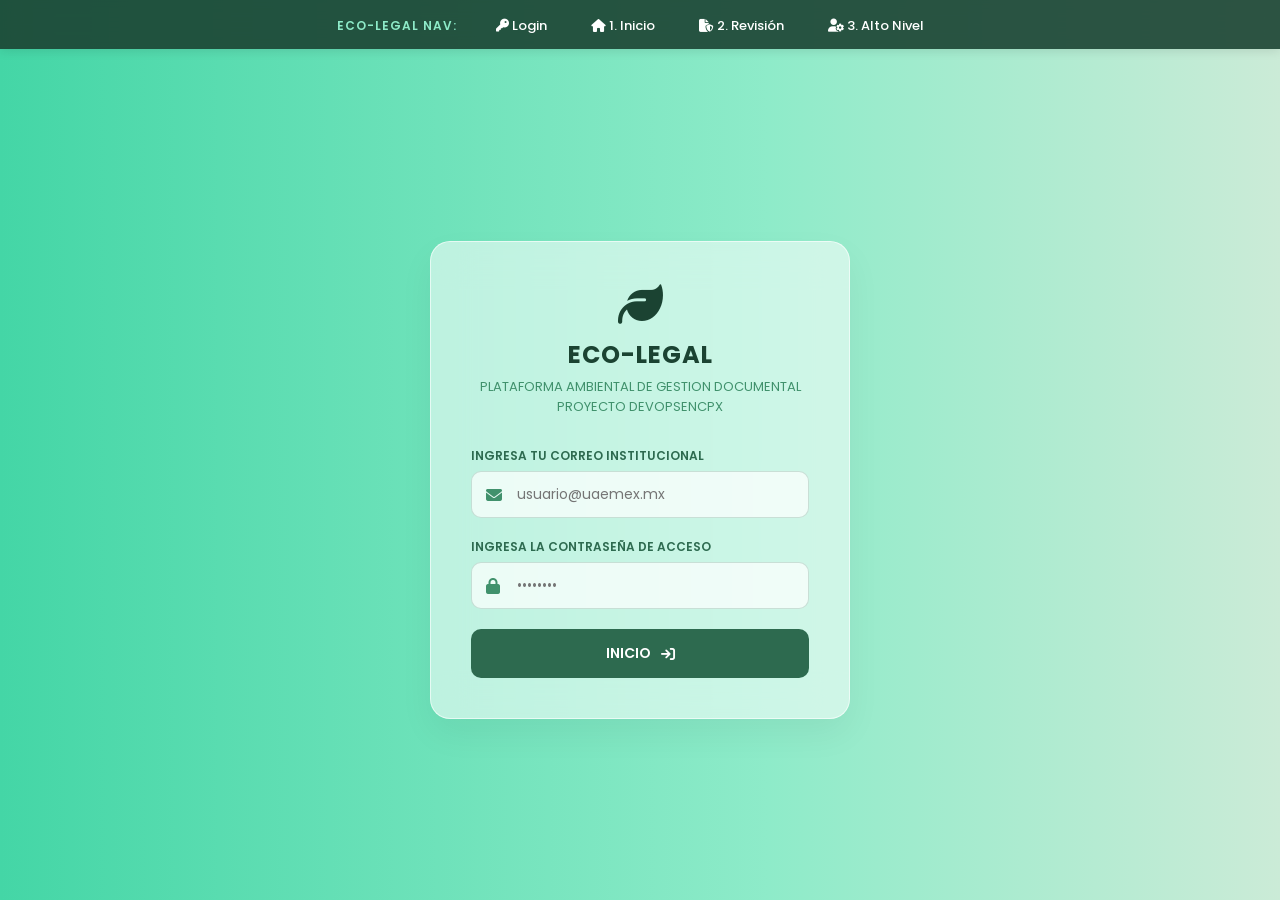
<file: index.html>
<!DOCTYPE html>
<html lang="es">
<head>
    <meta charset="UTF-8">
    <meta name="viewport" content="width=device-width, initial-scale=1.0">
    <title>PRIMERA PARTE PARA ECO-LEGAL - INICIAR SESION</title>
    <link rel="stylesheet" href="https://cdnjs.cloudflare.com/ajax/libs/font-awesome/6.4.0/css/all.min.css">
    <style>
        @import url('https://fonts.googleapis.com/css2?family=Poppins:wght@300;400;500;600;700&display=swap');
        
        * {
            margin: 0; padding: 0; box-sizing: border-box;
            font-family: 'Poppins', sans-serif;
        }

        body {
            min-height: 100vh; width: 100vw;
            background: linear-gradient(to right, #44d6a6 0%, #8eebc9 60%, #cbebd7 100%);
            display: flex; flex-direction: column; justify-content: center; align-items: center;
        }

        /* Barra de navegación rápida para desarrollo/revisión */
        .nav-desarrollo {
            width: 100%;
            background: rgba(27, 67, 50, 0.9);
            padding: 12px;
            text-align: center;
            position: absolute;
            top: 0;
            left: 0;
            backdrop-filter: blur(10px);
            z-index: 1000;
            box-shadow: 0 2px 10px rgba(0,0,0,0.1);
        }

        .nav-desarrollo span {
            color: #8eebc9;
            font-size: 12px;
            font-weight: 600;
            margin-right: 15px;
            letter-spacing: 1px;
        }

        .nav-desarrollo a {
            color: white;
            text-decoration: none;
            font-size: 13px;
            margin: 0 10px;
            font-weight: 500;
            transition: 0.2s;
            padding: 5px 10px;
            border-radius: 5px;
        }

        .nav-desarrollo a:hover {
            background: #44d6a6;
            color: #1b4332;
        }

        .login-card {
            background: rgba(255, 255, 255, 0.55);
            backdrop-filter: blur(20px);
            -webkit-backdrop-filter: blur(20px);
            padding: 40px;
            border-radius: 20px;
            width: 100%;
            max-width: 420px;
            border: 1px solid rgba(255, 255, 255, 0.6);
            box-shadow: 0 15px 35px rgba(0, 0, 0, 0.05);
            text-align: center;
            margin-top: 60px; /* Espacio para que no choque con la barra */
        }

        .login-header i {
            font-size: 45px;
            color: #1b4332;
            margin-bottom: 10px;
        }

        .login-header h2 {
            color: #1b4332;
            font-weight: 700;
            letter-spacing: 1px;
            margin-bottom: 5px;
        }

        .login-header p {
            color: #40916c;
            font-size: 13px;
            margin-bottom: 30px;
        }

        .input-group {
            position: relative;
            margin-bottom: 20px;
            text-align: left;
        }

        .input-group label {
            display: block;
            font-size: 12px;
            color: #2d6a4f;
            font-weight: 600;
            margin-bottom: 6px;
        }

        .input-wrapper {
            position: relative;
        }

        .input-wrapper i {
            position: absolute;
            left: 15px;
            top: 50%;
            transform: translateY(-50%);
            color: #40916c;
            font-size: 16px;
        }

        .input-wrapper input {
            width: 100%;
            padding: 12px 15px 12px 45px;
            border-radius: 10px;
            border: 1px solid rgba(45, 106, 79, 0.2);
            background: rgba(255, 255, 255, 0.7);
            color: #1b4332;
            font-size: 14px;
            outline: none;
            transition: 0.2s;
        }

        .input-wrapper input:focus {
            border-color: #1b4332;
            background: #fff;
            box-shadow: 0 0 10px rgba(27, 67, 50, 0.1);
        }

        .btn-login {
            width: 100%;
            padding: 14px;
            background: #2d6a4f;
            color: white;
            border: none;
            border-radius: 10px;
            font-weight: 600;
            font-size: 14px;
            cursor: pointer;
            margin-top: 10px;
            transition: 0.2s;
            display: flex;
            justify-content: center;
            align-items: center;
            gap: 10px;
        }

        .btn-login:hover {
            background: #1b4332;
            box-shadow: 0 5px 15px rgba(27, 67, 50, 0.2);
        }
    </style>
</head>
<body>

    <!-- MENÚ DE ACCESOS RÁPIDOS A LAS OTRAS PÁGINAS -->
    <div class="nav-desarrollo">
        <span>ECO-LEGAL NAV:</span>
        <a href="index.html"><i class="fa-solid fa-key"></i> Login</a>
        <a href="1Inicio.html"><i class="fa-solid fa-house"></i> 1. Inicio</a>
        <a href="2revicion.html"><i class="fa-solid fa-file-shield"></i> 2. Revisión</a>
        <a href="3Altonivel.html"><i class="fa-solid fa-user-gear"></i> 3. Alto Nivel</a>
    </div>

    <div class="login-card">
        <div class="login-header">
            <i class="fa-solid fa-leaf"></i>
            <h2>ECO-LEGAL</h2>
            <p>PLATAFORMA AMBIENTAL DE GESTION DOCUMENTAL<br>PROYECTO DEVOPSENCPX</p>
        </div>

        <form onsubmit="event.preventDefault(); validarLogin();">
            <div class="input-group">
                <label for="txtCorreo">INGRESA TU CORREO INSTITUCIONAL</label>
                <div class="input-wrapper">
                    <i class="fa-solid fa-envelope"></i>
                    <input type="email" id="txtCorreo" placeholder="usuario@uaemex.mx" required>
                </div>
            </div>

            <div class="input-group">
                <label for="txtContrasena"> INGRESA LA CONTRASEÑA DE ACCESO</label>
                <div class="input-wrapper">
                    <i class="fa-solid fa-lock"></i>
                    <input type="password" id="txtContrasena" placeholder="••••••••" required>
                </div>
            </div>

            <button type="submit" class="btn-login">
                <span>INICIO</span>
                <i class="fa-solid fa-arrow-right-to-bracket"></i>
            </button>
        </form>
    </div>

    <script>
        function validarLogin() {
            const correoIngresado = document.getElementById('txtCorreo').value.trim().toLowerCase();
            const contrasenaIngresada = document.getElementById('txtContrasena').value.trim();

            // 1. Usuarios estáticos prioritarios (Respaldo directo)
            if (correoIngresado === "pablo@uaemex.mx" && contrasenaIngresada === "pablo2026") {
                localStorage.setItem('usuarioNombre', 'Pablo Encastín');
                window.location.href = "1Inicio.html";
                return;
            } 
            if (correoIngresado === "supervisor@uaemex.mx" && contrasenaIngresada === "12345") {
                localStorage.setItem('usuarioNombre', 'Supervisor Jurídico');
                window.location.href = "2revicion.html";
                return;
            } 
            if (correoIngresado === "admin.supremo@uaemex.mx" && contrasenaIngresada === "master2026") {
                localStorage.setItem('usuarioNombre', 'Director General');
                window.location.href = "3Altonivel.html"; 
                return;
            } 

            // 2. Buscar en el arreglo multi-usuario del LocalStorage
            let usuariosDestino = [];
            try {
                usuariosDestino = JSON.parse(localStorage.getItem('usuariosEcosystem')) || [];
            } catch(e) {
                usuariosDestino = [];
            }

            const usuarioEncontrado = usuariosDestino.find(u => u.correo === correoIngresado && u.clave === contrasenaIngresada);

            if (usuarioEncontrado) {
                localStorage.setItem('usuarioNombre', usuarioEncontrado.nombre);
                
                if (usuarioEncontrado.rol === "Alumno") {
                    window.location.href = "1Inicio.html";
                } else if (usuarioEncontrado.rol === "Personal de Revisión") {
                    window.location.href = "2revicion.html";
                } else if (usuarioEncontrado.rol === "Administrador Supremo") {
                    window.location.href = "3Altonivel.html";
                }
                return; 
            }

            alert("Credenciales incorrectas. Por favor verifica tu correo y contraseña.");
        }
    </script>
</body>
</html>
</file>
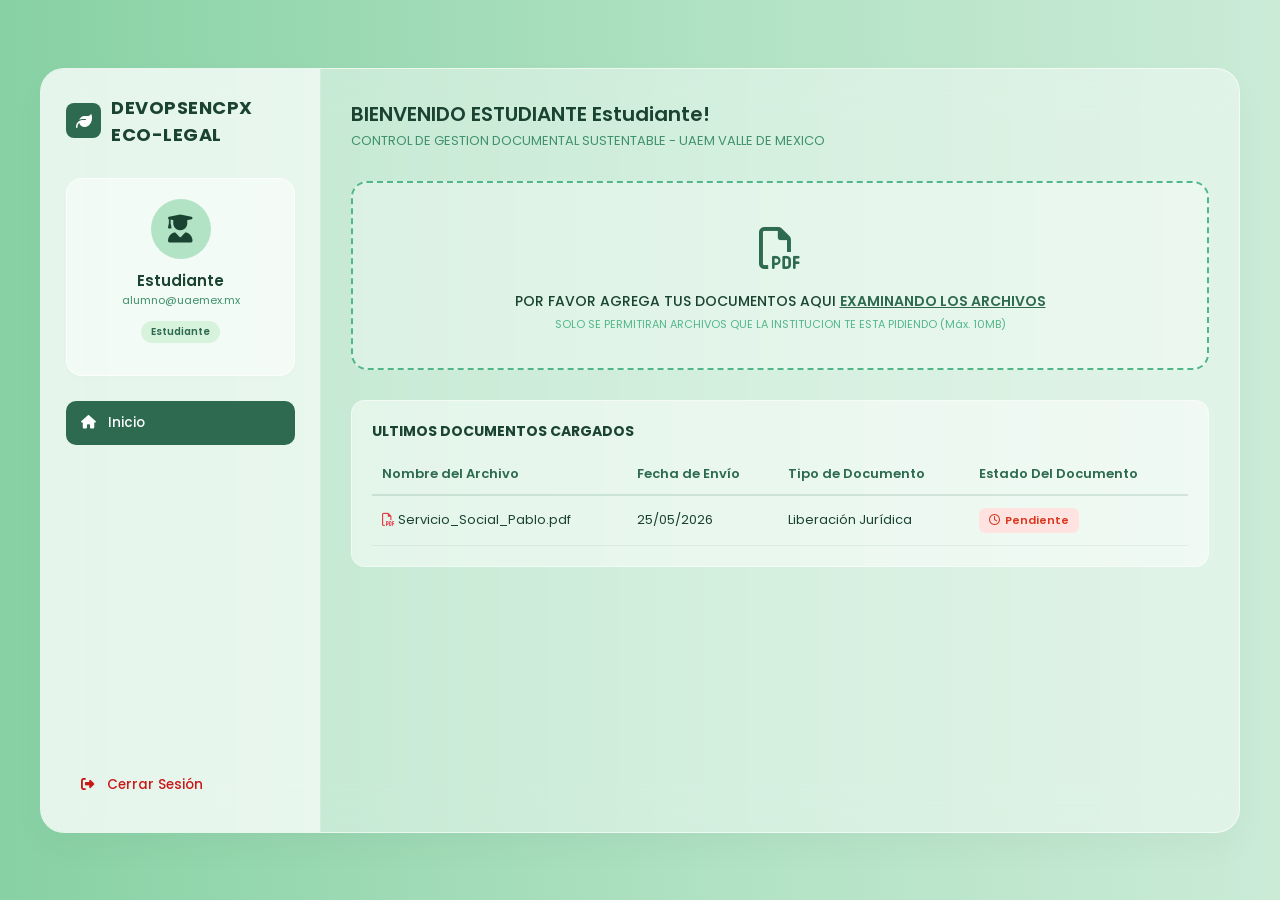
<file: 1Inicio.html>
<!DOCTYPE html>
<html lang="es">
<head>
    <meta charset="UTF-8">
    <meta name="viewport" content="width=device-width, initial-scale=1.0">
    <title>SEGUNDA PARTE ECO-LEGAL - PANEL DE ALUMNO</title>
    <link rel="stylesheet" href="1Inicio.css">
    <link rel="stylesheet" href="https://cdnjs.cloudflare.com/ajax/libs/font-awesome/6.4.0/css/all.min.css">
</head>
<body>

    <div class="dashboard-container">
        <aside class="sidebar">
            <div class="brand">
                <div class="logo-mini"><i class="fa-solid fa-leaf"></i></div>
                <h2>DEVOPSENCPX<br>ECO-LEGAL</h2>
            </div>

            <div class="user-profile-box">
                <div class="avatar"><i class="fa-solid fa-user-graduate"></i></div>
                <h3 id="txtNombre">Cargando...</h3>
                <p id="txtCorreo">alumno@uaemex.mx</p>
                <span class="badge-role user-role" id="txtRol">Estudiante</span>
            </div>

            <nav class="nav-menu">
                <a href="#" class="active"><i class="fa-solid fa-house"></i> Inicio</a>
                <a href="#" id="btnLogout" class="logout-link"><i class="fa-solid fa-right-from-bracket"></i> Cerrar Sesión</a>
            </nav>
        </aside>

        <main class="main-content">
            <div class="section-header">
                <h2>BIENVENIDO ESTUDIANTE <span id="welcomeName">Usuario</span>!</h2>
                <p>CONTROL DE GESTION DOCUMENTAL SUSTENTABLE - UAEM VALLE DE MEXICO</p>
            </div>

            <form action="SubirDocumentoController" method="POST" enctype="multipart/form-data" id="formUpload">
                <input type="file" id="fileInput" name="archivo" accept=".pdf" style="display: none;" required>
                
                <div class="upload-zone" id="dropZone" style="cursor: pointer;">
                    <div class="pdf-upload-icon"><i class="fa-regular fa-file-pdf"></i></div>
                    <h3>POR FAVOR AGREGA TUS DOCUMENTOS AQUI <span>EXAMINANDO LOS ARCHIVOS</span></h3>
                    <p id="uploadPrompt">SOLO SE PERMITIRAN ARCHIVOS QUE LA INSTITUCION TE ESTA PIDIENDO (Máx. 10MB)</p>
                </div>
            </form>

            <div class="table-container">
                <h3>ULTIMOS DOCUMENTOS CARGADOS</h3>
                <table class="styled-table" id="tablaDocumentos">
                    <thead>
                        <tr>
                            <th>Nombre del Archivo</th>
                            <th>Fecha de Envío</th>
                            <th>Tipo de Documento</th>
                            <th>Estado Del Documento</th>
                        </tr>
                    </thead>
                    <tbody>
                        <tr>
                            <td><i class="fa-regular fa-file-pdf text-danger"></i> Servicio_Social_Pablo.pdf</td>
                            <td>25/05/2026</td>
                            <td>Liberación Jurídica</td>
                            <td><span class="status-badge pending"><i class="fa-regular fa-clock"></i> Pendiente</span></td>
                        </tr>
                    </tbody>
                </table>
            </div>
        </main>
    </div>

    <script>
        document.addEventListener('DOMContentLoaded', () => {
            // Cargar datos de sesión del LocalStorage
            const nombre = localStorage.getItem('usuarioNombre') || 'Estudiante';
            document.getElementById('txtNombre').textContent = nombre;
            document.getElementById('welcomeName').textContent = nombre;
            document.getElementById('txtRol').textContent = localStorage.getItem('usuarioRol') || 'Estudiante';
            
            // Evento para cerrar sesión
            document.getElementById('btnLogout').addEventListener('click', () => {
                localStorage.clear();
                window.location.href = '0Index.css.html';
            });

            // --- INTERACCIÓN DE LA ZONA DE SUBIDA ---
            const dropZone = document.getElementById('dropZone');
            const fileInput = document.getElementById('fileInput');
            const formUpload = document.getElementById('formUpload');
            const uploadPrompt = document.getElementById('uploadPrompt');

            // Al hacer clic en la zona gris, abre el explorador de archivos de Windows
            dropZone.addEventListener('click', () => fileInput.click());

            // Cuando el usuario selecciona un archivo
            fileInput.addEventListener('change', () => {
                if (fileInput.files.length > 0) {
                    const fileName = fileInput.files[0].name;
                    // Mostrar mensaje de éxito temporal antes de enviar
                    uploadPrompt.innerHTML = `<strong>Archivo seleccionado:</strong> ${fileName}`;
                    uploadPrompt.style.color = "#2e7d32"; 
                    
                    // Espera un segundo para que el usuario vea el cambio y envía el formulario al Servlet
                    setTimeout(() => {
                        formUpload.submit();
                    }, 1000); 
                }
            });

            // --- EFECTOS DE DRAG & DROP (ARRASTRAR Y SOLTAR) ---
            dropZone.addEventListener('dragover', (e) => {
                e.preventDefault();
                dropZone.style.background = '#e8f5e9'; // Cambia el fondo a verde claro al arrastrar encima
            });

            dropZone.addEventListener('dragleave', () => {
                dropZone.style.background = ''; // Restaura el fondo original si el usuario saca el archivo
            });

            dropZone.addEventListener('drop', (e) => {
                e.preventDefault();
                dropZone.style.background = '';
                
                if (e.dataTransfer.files.length > 0) {
                    // Asigna el archivo arrastrado al input oculto y dispara el evento de envío
                    fileInput.files = e.dataTransfer.files;
                    fileInput.dispatchEvent(new Event('change'));
                }
            });
        });
    </script>
</body>
</html>
</file>
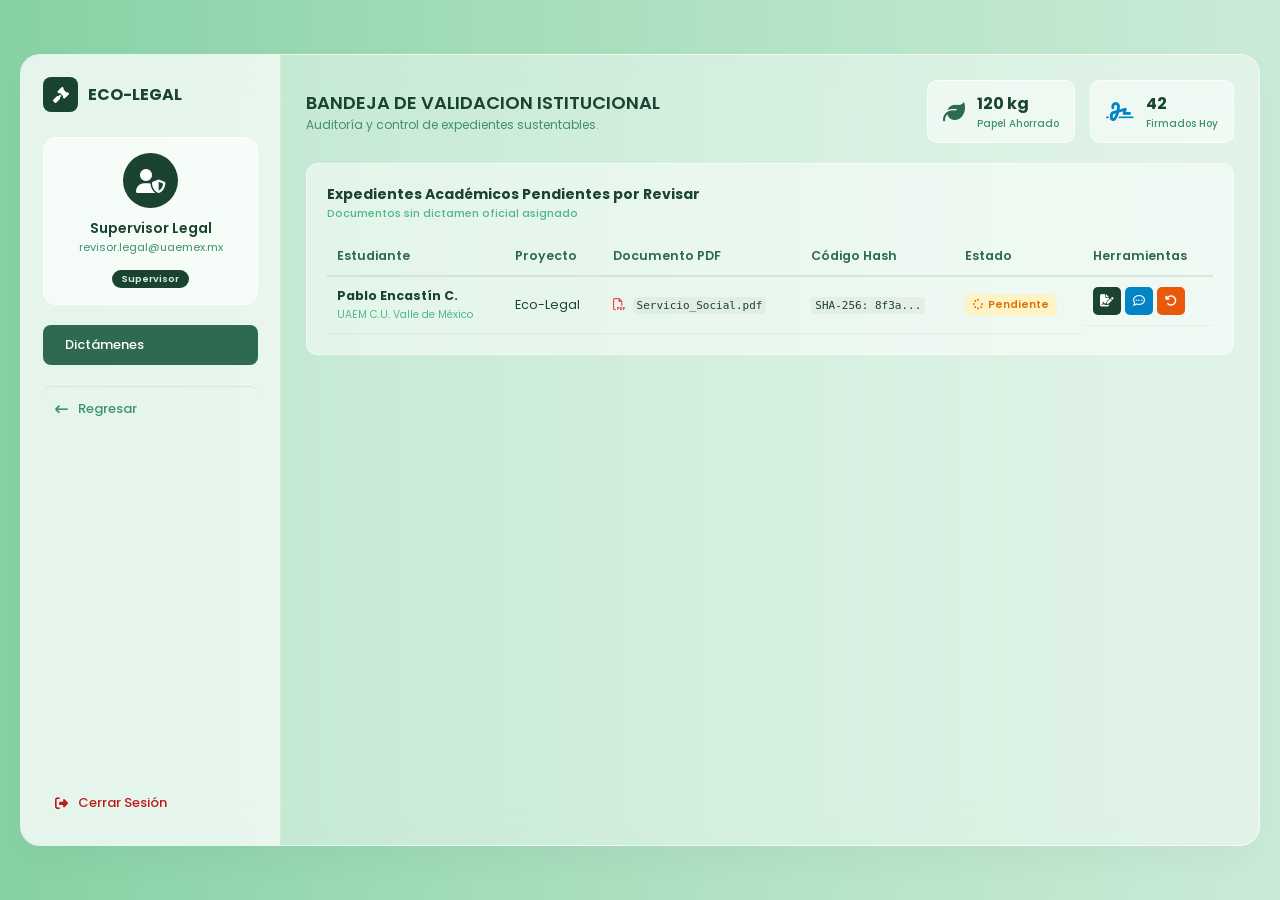
<file: 2revicion.html>
<!DOCTYPE html>
<html lang="es">
<head>
    <meta charset="UTF-8">
    <meta name="viewport" content="width=device-width, initial-scale=1.0">
    <title>TERCERA PARTE ECO--LEGAL REVISION ISTITUSIONAL</title>
    <link rel="stylesheet" href="2revicion.css">
    <link rel="stylesheet" href="https://cdnjs.cloudflare.com/ajax/libs/font-awesome/6.4.0/css/all.min.css">
</head>
<body>

    <div class="dashboard-container">
        <aside class="sidebar">
            <div class="brand">
                <div class="logo-mini"><i class="fa-solid fa-gavel"></i></div>
                <h2>ECO-LEGAL</h2>
            </div>

            <div class="user-profile-box">
                <div class="avatar admin-avatar"><i class="fa-solid fa-user-shield"></i></div>
                <h3 id="txtNombre">Cargando...</h3>
                <p>revisor.legal@uaemex.mx</p>
                <span class="badge-role admin-role">Supervisor</span>
            </div>

            <nav class="nav-menu">
                <a href="#" class="active"><i class="fa-solid fa-folder-shield"></i> Dictámenes</a>
                
                <a href="0Index.css.html" class="back-link"><i class="fa-solid fa-arrow-left-long"></i> Regresar</a>
                
                <a href="#" id="btnLogout" class="logout-link"><i class="fa-solid fa-right-from-bracket"></i> Cerrar Sesión</a>
            </nav>
        </aside>

        <main class="main-content">
            <div class="main-header">
                <div class="welcome-text">
                    <h2>BANDEJA DE VALIDACION ISTITUCIONAL</h2>
                    <p>Auditoría y control de expedientes sustentables.</p>
                </div>

                <div class="eco-counters">
                    <div class="counter-card">
                        <i class="fa-solid fa-leaf text-success"></i>
                        <div>
                            <h3>120 kg</h3>
                            <p>Papel Ahorrado</p>
                        </div>
                    </div>
                    <div class="counter-card">
                        <i class="fa-solid fa-signature text-info"></i>
                        <div>
                            <h3>42</h3>
                            <p>Firmados Hoy</p>
                        </div>
                    </div>
                </div>
            </div>

            <div class="table-container">
                <div class="table-header-box">
                    <h3>Expedientes Académicos Pendientes por Revisar</h3>
                    <p class="table-subtitle"> Documentos sin dictamen oficial asignado</p>
                </div>

                <table class="styled-table">
                    <thead>
                        <tr>
                            <th>Estudiante</th>
                            <th>Proyecto</th>
                            <th>Documento PDF</th>
                            <th>Código Hash</th>
                            <th>Estado</th>
                            <th>Herramientas</th>
                        </tr>
                    </thead>
                    <tbody>
                        <tr>
                            <td class="member-info">
                                <b>Pablo Encastín C.</b><br>
                                <small>UAEM C.U. Valle de México</small>
                            </td>
                            <td>Eco-Legal</td>
                            <td><i class="fa-regular fa-file-pdf pdf-color"></i> <code>Servicio_Social.pdf</code></td>
                            <td><code>SHA-256: 8f3a...</code></td>
                            <td><span class="status-badge pending" id="status-actual"><i class="fa-solid fa-spinner"></i> Pendiente</span></td>
                            <td class="actions-cell">
                                <button class="btn-tool btn-dictamen" title="Emitir Dictamen Oficial" onclick="abrirModalDictamen('Servicio_Social.pdf', 'Pablo Encastín C.')"><i class="fa-solid fa-file-signature"></i></button>
                                
                                <button class="btn-tool btn-comment" title="Añadir Observación Rápida" onclick="abrirModal('Observaciones', 'Servicio_Social.pdf')"><i class="fa-regular fa-comment-dots"></i></button>
                                <button class="btn-tool btn-return" title="Devolver para Corrección" onclick="abrirModal('Devolución', 'Servicio_Social.pdf')"><i class="fa-solid fa-rotate-left"></i></button>
                            </td>
                        </tr>
                    </tbody>
                </table>
            </div>
        </main>
    </div>

    <div class="modal-overlay" id="modalReview">
        <div class="modal-card">
            <h3 id="modal-title-target"><i class="fa-regular fa-comment-dots"></i> Añadir Observaciones</h3>
            <p id="modal-doc-target">Documento: archivo.pdf</p>
            
            <div class="form-grid">
                <textarea id="modalFeedback" placeholder="Escribe aquí las notas de la revisión..."></textarea>
            </div>

            <div class="modal-actions">
                <button class="btn-modal btn-cancel" onclick="cerrarModal('modalReview')">Cancelar</button>
                <button class="btn-modal btn-save" onclick="guardarDictamenRapido()">Guardar Cambios</button>
            </div>
        </div>
    </div>

    <div class="modal-overlay" id="modalFormalDictamen">
        <div class="modal-card">
            <h3><i class="fa-solid fa-gavel" style="color: #1b4332;"></i> Resolución de Expediente</h3>
            <p id="modal-dictamen-doc" style="font-size: 12px; color: #2d6a4f; font-weight: 600; margin-bottom: 12px;">Documento: Servicio_Social.pdf</p>
            
            <div class="form-grid">
                <label style="font-size: 12px; font-weight: 600; color: #1b4332;">Dictamen Institucional:</label>
                <select id="selectResolucion" style="padding: 10px; border-radius: 6px; border: 1px solid rgba(45, 106, 79, 0.2); outline: none; font-size: 12.5px; background: white;">
                    <option value="approved">Aprobar Documento</option>
                    <option value="returned">Devolver para Corrección Técnica</option>
                </select>

                <label style="font-size: 12px; font-weight: 600; color: #1b4332; margin-top: 5px;">Especificaciones y Requerimientos Solicitados:</label>
                <textarea id="textEspecificaciones" placeholder="Indica detalladamente los criterios o modificaciones que el alumno debe cumplir para que suba el archivo correctamente..."></textarea>
            </div>

            <div class="modal-actions">
                <button class="btn-modal btn-cancel" onclick="cerrarModal('modalFormalDictamen')">Cancelar</button>
                <button class="btn-modal btn-save" onclick="ejecutarDictamenFinal()">Emitir Fallo</button>
            </div>
        </div>
    </div>

    <script>
        document.addEventListener('DOMContentLoaded', () => {
            document.getElementById('txtNombre').textContent = localStorage.getItem('usuarioNombre') || 'Supervisor Legal';
            
            document.getElementById('btnLogout').addEventListener('click', (e) => {
                e.preventDefault();
                localStorage.clear();
                window.location.href = '0Index.css.html';
            });
        });

        // Funciones para Modales Genéricos
        function abrirModal(tipo, documento) {
            const overlay = document.getElementById('modalReview');
            const title = document.getElementById('modal-title-target');
            const docText = document.getElementById('modal-doc-target');
            const textarea = document.getElementById('modalFeedback');

            docText.textContent = `Expediente: ${documento}`;
            textarea.value = '';

            if (tipo === 'Devolución') {
                title.innerHTML = `<i class="fa-solid fa-rotate-left" style="color: #ea580c;"></i> Devolver para Corrección`;
                textarea.placeholder = 'Especifica qué correcciones estructurales hacen falta...';
            } else {
                title.innerHTML = `<i class="fa-regular fa-comment-dots" style="color: #0284c7;"></i> Añadir Observaciones`;
                textarea.placeholder = 'Añade notas internas de auditoría...';
            }

            overlay.classList.add('active');
        }

        // Funciones para el Nuevo Modal de Dictamen Técnico
        function abrirModalDictamen(documento, estudiante) {
            document.getElementById('modal-dictamen-doc').textContent = `Documento: ${documento} (${estudiante})`;
            document.getElementById('textEspecificaciones').value = '';
            document.getElementById('modalFormalDictamen').classList.add('active');
        }

        function cerrarModal(idModal) {
            document.getElementById(idModal).classList.remove('active');
        }

        function guardarDictamenRapido() {
            if(!document.getElementById('modalFeedback').value.trim()) {
                alert('Por favor, escribe un comentario.');
                return;
            }
            alert('Observación guardada.');
            cerrarModal('modalReview');
        }

        // Aplicación del dictamen simulado directamente en la interfaz
        function ejecutarDictamenFinal() {
            const resolucion = document.getElementById('selectResolucion').value;
            const especificaciones = document.getElementById('textEspecificaciones').value.trim();
            const badgeEstado = document.getElementById('status-actual');

            if(!especificaciones) {
                alert('Es obligatorio ingresar las especificaciones requeridas para el estudiante.');
                return;
            }

            if(resolucion === 'approved') {
                badgeEstado.className = "status-badge approved";
                badgeEstado.innerHTML = `<i class="fa-solid fa-check"></i> Aprobado`;
                alert('El documento ha sido firmado electrónicamente y Aprobado.');
            } else {
                badgeEstado.className = "status-badge returned";
                badgeEstado.innerHTML = `<i class="fa-solid fa-rotate-left"></i> Devuelto`;
                alert('Expediente rechazado. Se notificaron las especificaciones solicitadas al alumno para su reenvío.');
            }

            cerrarModal('modalFormalDictamen');
        }
    </script>
</body>
</html>
</file>
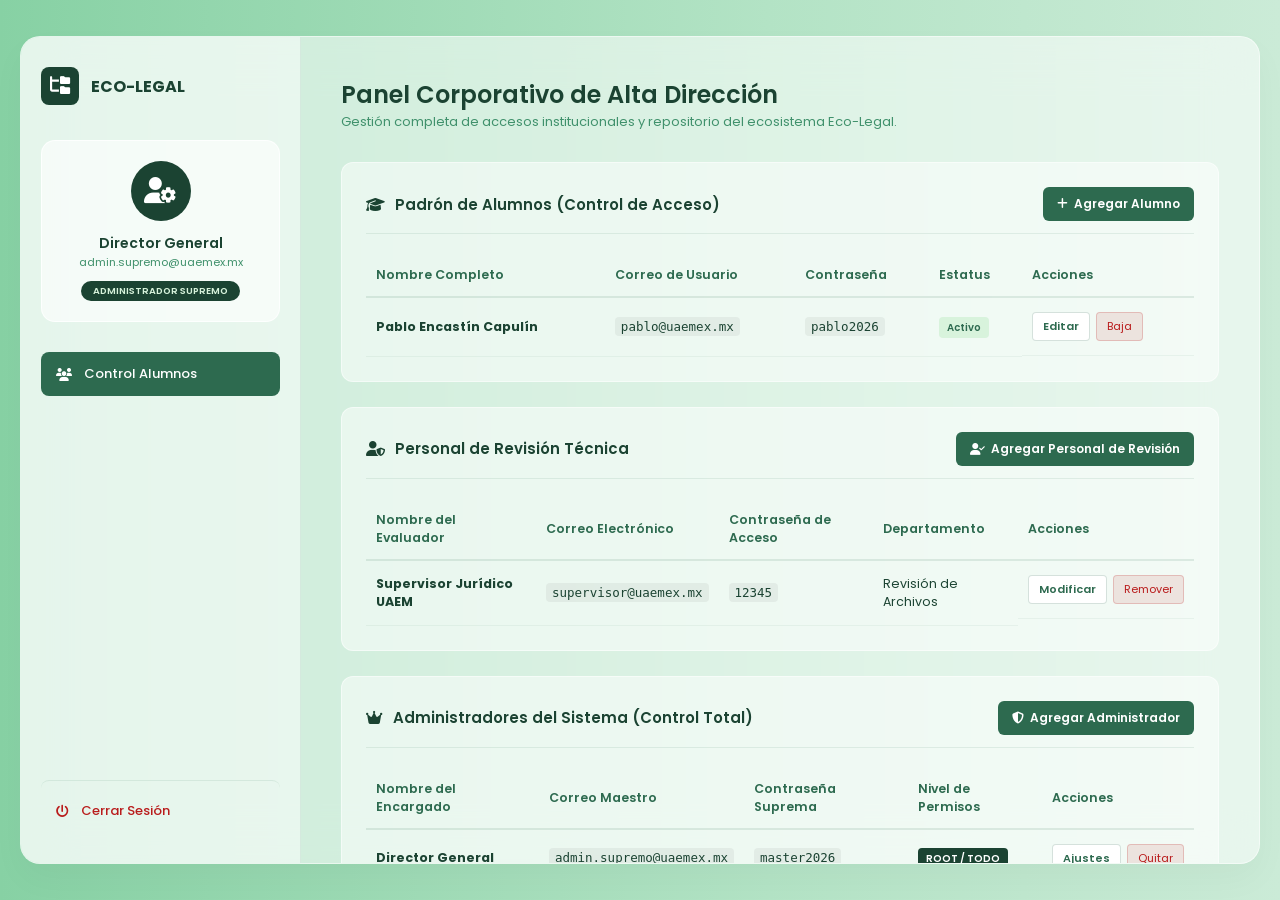
<file: 3Altonivel.html>
<!DOCTYPE html>
<html lang="es">
<head>
    <meta charset="UTF-8">
    <meta name="viewport" content="width=device-width, initial-scale=1.0">
    <title>Eco-Legal - Panel Administrador Supremo</title>
    <link rel="stylesheet" href="https://cdnjs.cloudflare.com/ajax/libs/font-awesome/6.4.0/css/all.min.css">
    <style>
        @import url('https://fonts.googleapis.com/css2?family=Poppins:wght@300;400;500;600;700&display=swap');

        * {
            margin: 0; padding: 0; box-sizing: border-box;
            font-family: 'Poppins', sans-serif;
        }

        body {
            min-height: 100vh; width: 100vw;
            background: linear-gradient(to right, #87d1a4 0%, #b3e3c5 60%, #cbebd7 100%);
            display: flex; justify-content: center; align-items: center;
            padding: 20px; overflow: hidden;
        }

        .dashboard-container {
            display: flex; width: 100%; max-width: 1400px;
            height: 92vh; background: rgba(255, 255, 255, 0.45);
            backdrop-filter: blur(25px); -webkit-backdrop-filter: blur(25px);
            border-radius: 20px; border: 1px solid rgba(255, 255, 255, 0.6);
            box-shadow: 0 15px 35px rgba(0, 0, 0, 0.03); overflow: hidden;
        }

        .sidebar {
            width: 280px; background: rgba(255, 255, 255, 0.6);
            border-right: 1px solid rgba(45, 106, 79, 0.1);
            display: flex; flex-direction: column; padding: 30px 20px;
        }

        .brand { display: flex; align-items: center; gap: 12px; margin-bottom: 35px; }
        .logo-mini { 
            width: 38px; height: 38px; background: #1b4332; 
            border-radius: 8px; display: flex; justify-content: center; 
            align-items: center; color: white; font-size: 18px;
        }
        .brand h2 { color: #1b4332; font-size: 16px; font-weight: 700; }

        .user-profile {
            text-align: center; background: rgba(255, 255, 255, 0.6);
            padding: 20px 15px; border-radius: 14px; margin-bottom: 30px;
            border: 1px solid rgba(255, 255, 255, 0.8);
        }
        .avatar-master { 
            width: 60px; height: 60px; background: #1b4332; color: white; 
            border-radius: 50%; display: flex; justify-content: center; 
            align-items: center; font-size: 26px; margin: 0 auto 12px;
        }
        .user-profile h3 { color: #1b4332; font-size: 14px; font-weight: 600; }
        .user-profile p { color: #40916c; font-size: 11px; }
        .badge-master { 
            display: inline-block; padding: 3px 12px; background: #1b4332; 
            color: #d8f3dc; border-radius: 12px; font-size: 9.5px; font-weight: 600; 
            margin-top: 10px; text-transform: uppercase;
        }

        .nav-menu { display: flex; flex-direction: column; gap: 6px; flex: 1; }
        .nav-menu a {
            display: flex; align-items: center; gap: 12px; padding: 12px 15px;
            color: #40916c; text-decoration: none; font-size: 13px;
            border-radius: 8px; transition: 0.2s; font-weight: 500;
        }
        .nav-menu a:hover, .nav-menu a.active { background: #2d6a4f; color: white; }

        .logout { color: #b91c1c !important; margin-top: auto; border-top: 1px solid rgba(45, 106, 79, 0.1); padding-top: 20px !important; }
        .logout:hover { background: rgba(185, 28, 28, 0.1) !important; }

        .main-content { flex: 1; padding: 40px; overflow-y: auto; background: rgba(255, 255, 255, 0.2); }
        .header-main { margin-bottom: 30px; }
        .header-main h1 { font-size: 24px; color: #1b4332; font-weight: 600; }
        .header-main p { color: #40916c; font-size: 13px; }

        .section-card {
            background: rgba(255, 255, 255, 0.5); border-radius: 12px;
            padding: 24px; margin-bottom: 25px; border: 1px solid rgba(255, 255, 255, 0.5);
        }
        .section-title { 
            display: flex; justify-content: space-between; align-items: center; 
            margin-bottom: 20px; padding-bottom: 12px; border-bottom: 1px solid rgba(45, 106, 79, 0.1);
        }
        .section-title h3 { font-size: 15px; font-weight: 600; display: flex; align-items: center; gap: 10px; color: #1b4332; }

        .btn-action-primary {
            background: #2d6a4f; color: white; border: none; padding: 8px 14px; 
            border-radius: 6px; cursor: pointer; font-size: 12px; font-weight: 600;
            display: flex; align-items: center; gap: 6px; transition: 0.2s;
        }
        .btn-action-primary:hover { background: #1b4332; }

        .data-table { width: 100%; border-collapse: collapse; font-size: 12.5px; }
        .data-table th { text-align: left; padding: 12px 10px; color: #2d6a4f; font-weight: 600; border-bottom: 2px solid rgba(45, 106, 79, 0.12); }
        .data-table td { padding: 14px 10px; border-bottom: 1px solid rgba(45, 106, 79, 0.06); color: #1b4332; }
        .data-table tr:hover { background: rgba(255,255,255,0.3); }

        .status { padding: 3px 8px; border-radius: 4px; font-size: 10px; font-weight: 600; }
        .status.active { background: #d8f3dc; color: #2d6a4f; }

        .actions { display: flex; gap: 6px; }
        .btn-table-edit { background: #fff; color: #2d6a4f; border: 1px solid rgba(45, 106, 79, 0.2); padding: 5px 10px; border-radius: 4px; cursor: pointer; font-size: 11px; font-weight: 600; }
        .btn-table-edit:hover { background: #2d6a4f; color: white; }
        .btn-table-delete { background: rgba(185, 28, 28, 0.1); color: #b91c1c; border: 1px solid rgba(185, 28, 28, 0.2); padding: 5px 10px; border-radius: 4px; cursor: pointer; font-size: 11px; }
        .btn-table-delete:hover { background: #b91c1c; color: white; }

        code { font-family: monospace; background: rgba(0,0,0,0.05); padding: 2px 6px; border-radius: 4px; color: #1b4332; }
        ::-webkit-scrollbar { width: 5px; }
        ::-webkit-scrollbar-thumb { background: rgba(0,0,0,0.1); border-radius: 4px; }
    </style>
</head>
<body>

    <div class="dashboard-container">
        <aside class="sidebar">
            <div class="brand">
                <div class="logo-mini"><i class="fa-solid fa-folder-tree"></i></div>
                <h2>ECO-LEGAL</h2>
            </div>

            <div class="user-profile">
                <div class="avatar-master"><i class="fa-solid fa-user-gear"></i></div>
                <h3 id="masterName">Director General</h3>
                <p>admin.supremo@uaemex.mx</p>
                <span class="badge-master">Administrador Supremo</span>
            </div>

            <nav class="nav-menu">
                <a href="#alumnos" class="active"><i class="fa-solid fa-users"></i> Control Alumnos</a>
                <a href="0Index.css.html" class="logout"><i class="fa-solid fa-power-off"></i> Cerrar Sesión</a>
            </nav>
        </aside>

        <main class="main-content">
            <div class="header-main">
                <h1>Panel Corporativo de Alta Dirección</h1>
                <p>Gestión completa de accesos institucionales y repositorio del ecosistema Eco-Legal.</p>
            </div>

            <section class="section-card" id="alumnos">
                <div class="section-title">
                    <h3><i class="fa-solid fa-graduation-cap"></i> Padrón de Alumnos (Control de Acceso)</h3>
                    <button class="btn-action-primary" onclick="capturarYEnviarUsuario('Alumno')"><i class="fa-solid fa-plus"></i> Agregar Alumno</button>
                </div>
                <table class="data-table">
                    <thead>
                        <tr>
                            <th>Nombre Completo</th>
                            <th>Correo de Usuario</th>
                            <th>Contraseña</th>
                            <th>Estatus</th>
                            <th>Acciones</th>
                        </tr>
                    </thead>
                    <tbody>
                        <tr>
                            <td><b>Pablo Encastín Capulín</b></td>
                            <td><code>pablo@uaemex.mx</code></td>
                            <td><code>pablo2026</code></td>
                            <td><span class="status active">Activo</span></td>
                            <td class="actions">
                                <button class="btn-table-edit" onclick="editarElemento('Pablo Encastín')">Editar</button>
                                <button class="btn-table-delete" onclick="eliminarElemento()">Baja</button>
                            </td>
                        </tr>
                    </tbody>
                </table>
            </section>

            <section class="section-card" id="admin">
                <div class="section-title">
                    <h3><i class="fa-solid fa-user-shield"></i> Personal de Revisión Técnica</h3>
                    <button class="btn-action-primary" onclick="capturarYEnviarUsuario('Revisor')"><i class="fa-solid fa-user-check"></i> Agregar Personal de Revisión</button>
                </div>
                <table class="data-table">
                    <thead>
                        <tr>
                            <th>Nombre del Evaluador</th>
                            <th>Correo Electrónico</th>
                            <th>Contraseña de Acceso</th>
                            <th>Departamento</th>
                            <th>Acciones</th>
                        </tr>
                    </thead>
                    <tbody>
                        <tr>
                            <td><b>Supervisor Jurídico UAEM</b></td>
                            <td><code>supervisor@uaemex.mx</code></td>
                            <td><code>12345</code></td>
                            <td>Revisión de Archivos</td>
                            <td class="actions">
                                <button class="btn-table-edit" onclick="editarElemento('Supervisor')">Modificar</button>
                                <button class="btn-table-delete" onclick="eliminarElemento()">Remover</button>
                            </td>
                        </tr>
                    </tbody>
                </table>
            </section>

            <section class="section-card" id="repositorio">
                <div class="section-title">
                    <h3><i class="fa-solid fa-crown"></i> Administradores del Sistema (Control Total)</h3>
                    <button class="btn-action-primary" onclick="capturarYEnviarUsuario('Administrador')"><i class="fa-solid fa-shield-halved"></i> Agregar Administrador</button>
                </div>
                <table class="data-table">
                    <thead>
                        <tr>
                            <th>Nombre del Encargado</th>
                            <th>Correo Maestro</th>
                            <th>Contraseña Suprema</th>
                            <th>Nivel de Permisos</th>
                            <th>Acciones</th>
                        </tr>
                    </thead>
                    <tbody>
                        <tr>
                            <td><b>Director General</b></td>
                            <td><code>admin.supremo@uaemex.mx</code></td>
                            <td><code>master2026</code></td>
                            <td><span class="status active" style="background:#1b4332; color:white;">ROOT / TODO</span></td>
                            <td class="actions">
                                <button class="btn-table-edit" onclick="editarElemento('Director General')">Ajustes</button>
                                <button class="btn-table-delete" onclick="eliminarElemento()">Quitar</button>
                            </td>
                        </tr>
                    </tbody>
                </table>
            </section>
        </main>
    </div>

    <script>
        document.addEventListener('DOMContentLoaded', () => {
            const nombreAdmin = localStorage.getItem('usuarioNombre') || 'Director General';
            document.getElementById('masterName').textContent = nombreAdmin;

            let usuariosDestino = [];
            try {
                usuariosDestino = JSON.parse(localStorage.getItem('usuariosEcosystem')) || [];
            } catch(e) {
                usuariosDestino = [];
            }

            usuariosDestino.forEach((usuario, index) => {
                let tablaTarget;
                let filaHTML = '';

                if (usuario.rol === "Alumno") {
                    tablaTarget = document.querySelector('#alumnos .data-table tbody');
                    filaHTML = `
                        <tr>
                            <td><b>${usuario.nombre}</b></td>
                            <td><code>${usuario.correo}</code></td>
                            <td><code>${usuario.clave}</code></td>
                            <td><span class="status active">Activo</span></td>
                            <td class="actions">
                                <button class="btn-table-edit" onclick="editarElemento('${usuario.nombre}')">Editar</button>
                                <button class="btn-table-delete" onclick="eliminarMultiUsuario(${index})">Baja</button>
                            </td>
                        </tr>
                    `;
                } 
                else if (usuario.rol === "Personal de Revisión") {
                    tablaTarget = document.querySelector('#admin .data-table tbody');
                    filaHTML = `
                        <tr>
                            <td><b>${usuario.nombre}</b></td>
                            <td><code>${usuario.correo}</code></td>
                            <td><code>${usuario.clave}</code></td>
                            <td>Gestión Local</td>
                            <td class="actions">
                                <button class="btn-table-edit" onclick="editarElemento('${usuario.nombre}')">Modificar</button>
                                <button class="btn-table-delete" onclick="eliminarMultiUsuario(${index})">Remover</button>
                            </td>
                        </tr>
                    `;
                } 
                else if (usuario.rol === "Administrador Supremo") {
                    tablaTarget = document.querySelector('#repositorio .data-table tbody');
                    filaHTML = `
                        <tr>
                            <td><b>${usuario.nombre}</b></td>
                            <td><code>${usuario.correo}</code></td>
                            <td><code>${usuario.clave}</code></td>
                            <td><span class="status active" style="background:#1b4332; color:white;">ROOT / EXTRA</span></td>
                            <td class="actions">
                                <button class="btn-table-edit" onclick="editarElemento('${usuario.nombre}')">Ajustes</button>
                                <button class="btn-table-delete" onclick="eliminarMultiUsuario(${index})">Quitar</button>
                            </td>
                        </tr>
                    `;
                }

                if (tablaTarget) {
                    tablaTarget.insertAdjacentHTML('beforeend', filaHTML);
                }
            });
        });

        function capturarYEnviarUsuario(rolDestino) {
            const nombre = prompt(`[ALTA DE NUEVO ${rolDestino.toUpperCase()}]\nIngrese el Nombre Completo:`);
            if(!nombre || nombre.trim() === "") return;
            
            const correo = prompt(`Ingrese el Correo de acceso para ${nombre.trim()}:`);
            if(!correo || correo.trim() === "") return;
            
            const contrasenia = prompt(`Asigne la Contraseña para ${nombre.trim()}:`);
            if(!contrasenia || contrasenia.trim() === "") return;

            let rolEstandar = rolDestino;
            if (rolDestino === 'Revisor') rolEstandar = 'Personal de Revisión';
            if (rolDestino === 'Administrador') rolEstandar = 'Administrador Supremo';

            let usuariosDestino = [];
            try {
                usuariosDestino = JSON.parse(localStorage.getItem('usuariosEcosystem')) || [];
            } catch(e) {
                usuariosDestino = [];
            }
            
            usuariosDestino.push({
                nombre: nombre.trim(),
                correo: correo.trim().toLowerCase(),
                clave: contrasenia.trim(),
                rol: rolEstandar
            });

            localStorage.setItem('usuariosEcosystem', JSON.stringify(usuariosDestino));

            alert(`¡Éxito Absoluto!\n\nUsuario registrado de forma local.`);
            window.location.reload(); 
        }

        function eliminarMultiUsuario(index) {
            if(confirm('¿Seguro que deseas eliminar este usuario del sistema local?')) {
                let usuariosDestino = JSON.parse(localStorage.getItem('usuariosEcosystem')) || [];
                usuariosDestino.splice(index, 1);
                localStorage.setItem('usuariosEcosystem', JSON.stringify(usuariosDestino));
                window.location.reload();
            }
        }

        function editarElemento(nombre) {
            prompt(`Modificando parámetros de: ${nombre}\nIngrese el cambio requerido:`);
            alert('Cambio guardado localmente.');
        }

        function eliminarElemento() {
            if(confirm('¿Seguro que deseas dar de baja este registro de muestra?')) {
                alert('Registro de muestra eliminado.');
            }
        }
    </script>
</body>
</html>
</file>
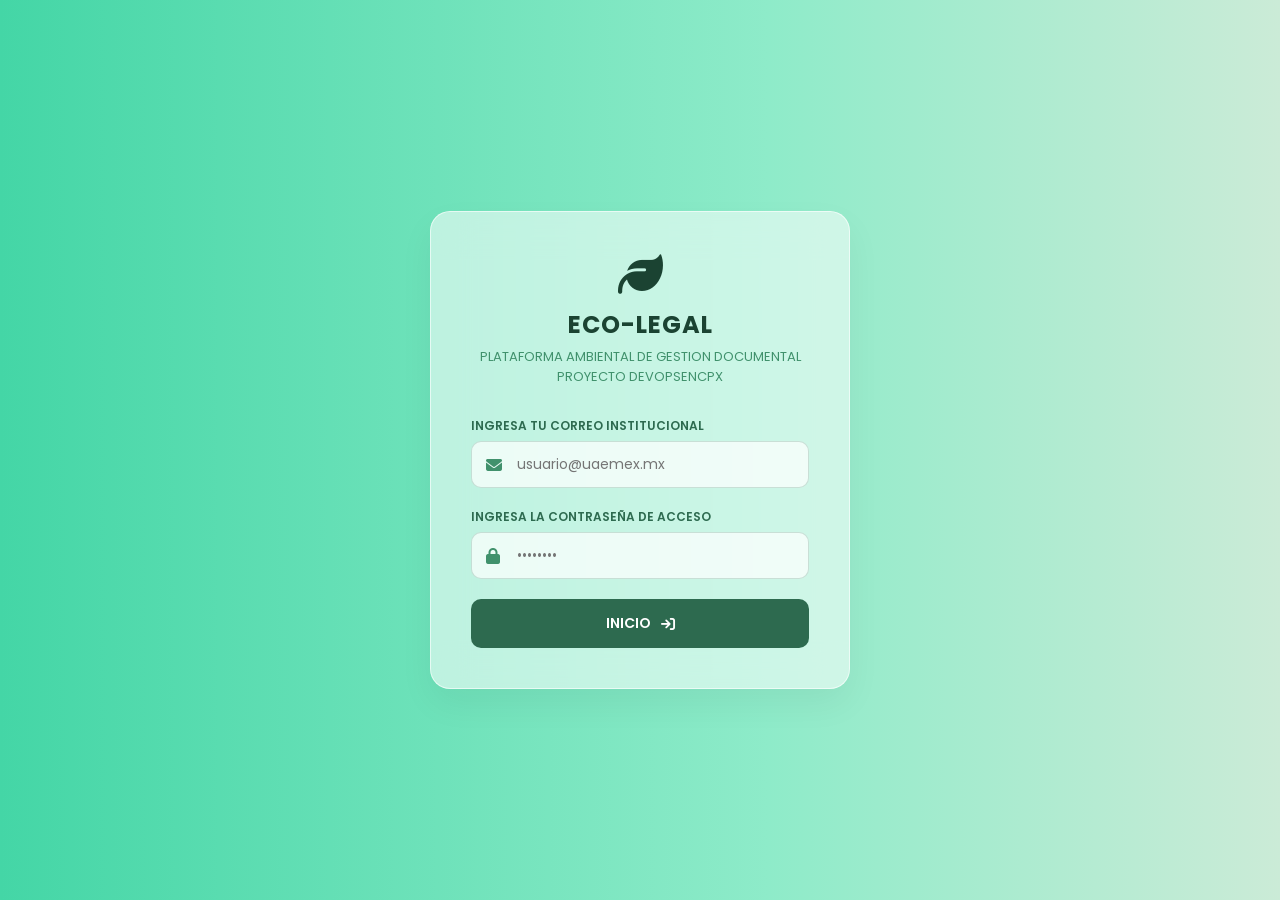
<file: src/main/webapp/WEB-INF/0Index.css.html>
<!DOCTYPE html>
<html lang="es">
<head>
    <meta charset="UTF-8">
    <meta name="viewport" content="width=device-width, initial-scale=1.0">
    <title>PRIMERA PARTE PARA ECO-LEGAL - INICIAR SESION</title>
    <link rel="stylesheet" href="https://cdnjs.cloudflare.com/ajax/libs/font-awesome/6.4.0/css/all.min.css">
    <style>
        @import url('https://fonts.googleapis.com/css2?family=Poppins:wght@300;400;500;600;700&display=swap');
        
        * {
            margin: 0; padding: 0; box-sizing: border-box;
            font-family: 'Poppins', sans-serif;
        }

        body {
            min-height: 100vh; width: 100vw;
            background: linear-gradient(to right, #44d6a6 0%, #8eebc9 60%, #cbebd7 100%);
            display: flex; justify-content: center; align-items: center;
        }

        .login-card {
            background: rgba(255, 255, 255, 0.55);
            backdrop-filter: blur(20px);
            -webkit-backdrop-filter: blur(20px);
            padding: 40px;
            border-radius: 20px;
            width: 100%;
            max-width: 420px;
            border: 1px solid rgba(255, 255, 255, 0.6);
            box-shadow: 0 15px 35px rgba(0, 0, 0, 0.05);
            text-align: center;
        }

        .login-header i {
            font-size: 45px;
            color: #1b4332;
            margin-bottom: 10px;
        }

        .login-header h2 {
            color: #1b4332;
            font-weight: 700;
            letter-spacing: 1px;
            margin-bottom: 5px;
        }

        .login-header p {
            color: #40916c;
            font-size: 13px;
            margin-bottom: 30px;
        }

        .input-group {
            position: relative;
            margin-bottom: 20px;
            text-align: left;
        }

        .input-group label {
            display: block;
            font-size: 12px;
            color: #2d6a4f;
            font-weight: 600;
            margin-bottom: 6px;
        }

        .input-wrapper {
            position: relative;
        }

        .input-wrapper i {
            position: absolute;
            left: 15px;
            top: 50%;
            transform: translateY(-50%);
            color: #40916c;
            font-size: 16px;
        }

        .input-wrapper input {
            width: 100%;
            padding: 12px 15px 12px 45px;
            border-radius: 10px;
            border: 1px solid rgba(45, 106, 79, 0.2);
            background: rgba(255, 255, 255, 0.7);
            color: #1b4332;
            font-size: 14px;
            outline: none;
            transition: 0.2s;
        }

        .input-wrapper input:focus {
            border-color: #1b4332;
            background: #fff;
            box-shadow: 0 0 10px rgba(27, 67, 50, 0.1);
        }

        .btn-login {
            width: 100%;
            padding: 14px;
            background: #2d6a4f;
            color: white;
            border: none;
            border-radius: 10px;
            font-weight: 600;
            font-size: 14px;
            cursor: pointer;
            margin-top: 10px;
            transition: 0.2s;
            display: flex;
            justify-content: center;
            align-items: center;
            gap: 10px;
        }

        .btn-login:hover {
            background: #1b4332;
            box-shadow: 0 5px 15px rgba(27, 67, 50, 0.2);
        }
    </style>
</head>
<body>

    <div class="login-card">
        <div class="login-header">
            <i class="fa-solid fa-leaf"></i>
            <h2>ECO-LEGAL</h2>
            <P>PLATAFORMA AMBIENTAL DE GESTION DOCUMENTAL
                PROYECTO DEVOPSENCPX
            </P>
        </div>

        <form onsubmit="event.preventDefault(); validarLogin();">
            <div class="input-group">
                <label for="txtCorreo">INGRESA TU CORREO INSTITUCIONAL</label>
                <div class="input-wrapper">
                    <i class="fa-solid fa-envelope"></i>
                    <input type="email" id="txtCorreo" placeholder="usuario@uaemex.mx" required>
                </div>
            </div>

            <div class="input-group">
                <label for="txtContrasena"> INGRESA LA CONTRASEÑA DE ACCESO</label>
                <div class="input-wrapper">
                    <i class="fa-solid fa-lock"></i>
                    <input type="password" id="txtContrasena" placeholder="••••••••" required>
                </div>
            </div>

            <button type="submit" class="btn-login">
                <span>INICIO</span>
                <i class="fa-solid fa-arrow-right-to-bracket"></i>
            </button>
        </form>
    </div>

    <script>
        function validarLogin() {
            const correoIngresado = document.getElementById('txtCorreo').value.trim().toLowerCase();
            const contrasenaIngresada = document.getElementById('txtContrasena').value.trim();

            // 1. Usuarios estáticos prioritarios (Respaldo directo)
            if (correoIngresado === "pablo@uaemex.mx" && contrasenaIngresada === "pablo2026") {
                localStorage.setItem('usuarioNombre', 'Pablo Encastín');
                window.location.href = "1Inicio.html";
                return;
            } 
            if (correoIngresado === "supervisor@uaemex.mx" && contrasenaIngresada === "12345") {
                localStorage.setItem('usuarioNombre', 'Supervisor Jurídico');
                window.location.href = "2revicion.html";
                return;
            } 
            if (correoIngresado === "admin.supremo@uaemex.mx" && contrasenaIngresada === "master2026") {
                localStorage.setItem('usuarioNombre', 'Director General');
                window.location.href = "3Altonivel.html"; 
                return;
            } 

            // 2. Buscar en el arreglo multi-usuario del LocalStorage
            let usuariosDestino = [];
            try {
                usuariosDestino = JSON.parse(localStorage.getItem('usuariosEcosystem')) || [];
            } catch(e) {
                usuariosDestino = [];
            }

            const usuarioEncontrado = usuariosDestino.find(u => u.correo === correoIngresado && u.clave === contrasenaIngresada);

            if (usuarioEncontrado) {
                localStorage.setItem('usuarioNombre', usuarioEncontrado.nombre);
                
                if (usuarioEncontrado.rol === "Alumno") {
                    window.location.href = "1Inicio.html";
                } else if (usuarioEncontrado.rol === "Personal de Revisión") {
                    window.location.href = "2revicion.html";
                } else if (usuarioEncontrado.rol === "Administrador Supremo") {
                    window.location.href = "3Altonivel.html";
                }
                return; 
            }

            alert("Credenciales incorrectas. Por favor verifica tu correo y contraseña.");
        }
    </script>
</body>
</html>
</file>
<file: 1Inicio.css>
@import url('https://fonts.googleapis.com/css2?family=Poppins:wght@300;400;500;600;700&display=swap');

* {
    margin: 0;
    padding: 0;
    box-sizing: border-box;
    font-family: 'Poppins', sans-serif;
}

body {
    min-height: 100vh;
    width: 100vw;
    background: linear-gradient(to right, #87d1a4 0%, #b3e3c5 60%, #cbebd7 100%);
    display: flex;
    justify-content: center;
    align-items: center;
    overflow-x: hidden;
    padding: 20px;
}

/* ==========================================
   CONTENEDOR PRINCIPAL DASHBOARD (GLASS)
   ========================================== */
.dashboard-container {
    display: flex;
    width: 100%;
    max-width: 1200px;
    height: 85vh;
    min-height: 650px;
    background: rgba(255, 255, 255, 0.45);
    backdrop-filter: blur(20px);
    -webkit-backdrop-filter: blur(20px);
    border-radius: 24px;
    border: 1px solid rgba(255, 255, 255, 0.6);
    box-shadow: 0 15px 35px rgba(0, 0, 0, 0.03);
    overflow: hidden;
}

/* ==========================================
   BARRA LATERAL (SIDEBAR)
   ========================================== */
.sidebar {
    width: 280px;
    background: rgba(255, 255, 255, 0.6);
    border-right: 1px solid rgba(45, 106, 79, 0.1);
    display: flex;
    flex-direction: column;
    padding: 25px;
}

.brand {
    display: flex;
    align-items: center;
    gap: 10px;
    margin-bottom: 30px;
}

.logo-mini {
    width: 35px;
    height: 35px;
    background: #2d6a4f;
    border-radius: 8px;
    display: flex;
    justify-content: center;
    align-items: center;
    color: white;
    font-size: 16px;
}

.brand h2 {
    font-size: 18px;
    color: #1b4332;
    font-weight: 700;
    letter-spacing: 0.5px;
}

/* Caja de Perfil */
.user-profile-box {
    background: rgba(255, 255, 255, 0.5);
    border-radius: 16px;
    padding: 20px 15px;
    text-align: center;
    border: 1px solid rgba(255, 255, 255, 0.7);
    margin-bottom: 25px;
    box-shadow: 0 4px 10px rgba(0,0,0,0.01);
}

.avatar {
    width: 60px;
    height: 60px;
    background: #b3e3c5;
    color: #1b4332;
    border-radius: 50%;
    display: flex;
    justify-content: center;
    align-items: center;
    font-size: 28px;
    margin: 0 auto 10px auto;
}

.user-profile-box h3 {
    font-size: 15px;
    color: #1b4332;
    font-weight: 600;
}

.user-profile-box p {
    font-size: 11px;
    color: #40916c;
    margin-bottom: 8px;
}

.badge-role {
    display: inline-block;
    padding: 3px 10px;
    font-size: 10px;
    font-weight: 600;
    border-radius: 20px;
    margin-bottom: 12px;
}

.user-role {
    background: #d8f3dc;
    color: #2d6a4f;
}

.btn-view-profile {
    display: block;
    font-size: 12px;
    color: #2d6a4f;
    text-decoration: none;
    font-weight: 600;
    transition: color 0.2s;
}

.btn-view-profile:hover {
    color: #1b4332;
    text-decoration: underline;
}

/* Menú de Navegación */
.nav-menu {
    display: flex;
    flex-direction: column;
    gap: 8px;
    height: 100%; /* Permite empujar el botón de salida hacia el fondo */
}

.nav-menu a {
    display: flex;
    align-items: center;
    gap: 12px;
    padding: 12px 15px;
    color: #40916c;
    text-decoration: none;
    font-size: 13.5px;
    font-weight: 500;
    border-radius: 10px;
    transition: all 0.2s;
}

.nav-menu a:hover, .nav-menu a.active {
    background: #2d6a4f;
    color: white;
}

.nav-menu .admin-only {
    border-top: 1px solid rgba(45, 106, 79, 0.1);
    margin-top: 10px;
    padding-top: 15px;
}

.nav-menu .logout-link {
    margin-top: auto; /* Empuja el enlace de cerrar sesión hasta abajo */
    color: #c91818;
}

.nav-menu .logout-link:hover {
    background: rgba(201, 24, 24, 0.1);
    color: #c91818;
}

/* ==========================================
   ÁREA DE CONTENIDO (MAIN CONTENT)
   ========================================== */
.main-content {
    flex: 1;
    padding: 30px;
    overflow-y: auto;
    display: flex;
    flex-direction: column;
    gap: 30px;
}

.section-header h2 {
    font-size: 20px;
    color: #1b4332;
    font-weight: 600;
}

.section-header p {
    font-size: 13px;
    color: #40916c;
    margin-top: 2px;
}

/* Zona de Carga (Upload Zone) */
.upload-zone {
    background: rgba(255, 255, 255, 0.35);
    border: 2px dashed #52b788;
    border-radius: 16px;
    padding: 35px 20px;
    text-align: center;
    cursor: pointer;
    transition: background 0.2s;
}

.upload-zone:hover {
    background: rgba(255, 255, 255, 0.6);
}

.pdf-upload-icon {
    font-size: 42px;
    color: #2d6a4f;
    margin-bottom: 10px;
}

.upload-zone h3 {
    font-size: 14px;
    color: #1b4332;
    font-weight: 500;
}

.upload-zone h3 span {
    color: #2d6a4f;
    font-weight: 600;
    text-decoration: underline;
}

.upload-zone p {
    font-size: 11px;
    color: #52b788;
    margin-top: 4px;
}

/* ==========================================
   TABLAS ESTILIZADAS COMPARTIDAS
   ========================================== */
.table-container {
    background: rgba(255, 255, 255, 0.5);
    border-radius: 14px;
    padding: 20px;
    border: 1px solid rgba(255, 255, 255, 0.5);
}

.table-container h3 {
    font-size: 14px;
    color: #1b4332;
    margin-bottom: 12px;
}

.styled-table {
    width: 100%;
    border-collapse: collapse;
    font-size: 13px;
    text-align: left;
}

.styled-table th {
    color: #2d6a4f;
    font-weight: 600;
    padding: 10px;
    border-bottom: 2px solid rgba(45, 106, 79, 0.15);
}

.styled-table td {
    padding: 12px 10px;
    color: #1b4332;
    border-bottom: 1px solid rgba(45, 106, 79, 0.08);
}

.text-danger { color: #e63946; }

/* Estados de Documento (Badges) */
.status-badge {
    display: inline-flex;
    align-items: center;
    gap: 5px;
    padding: 4px 10px;
    font-size: 11px;
    font-weight: 600;
    border-radius: 6px;
}

.status-badge.pending {
    background: #ffe3e0;
    color: #d9381e;
}

.status-badge.approved {
    background: #d8f3dc;
    color: #2d6a4f;
}

/* ==========================================
   COMPONENTES EXCLUSIVOS DEL SUPERVISOR
   ========================================== */
.admin-section {
    border-top: 1px dashed rgba(45, 106, 79, 0.2);
    padding-top: 25px;
}

.admin-table small {
    color: #52b788;
}

.actions-td {
    display: flex;
    gap: 6px;
}

/* Botones de acción rápidos */
.btn-action {
    width: 32px;
    height: 32px;
    border: none;
    border-radius: 6px;
    cursor: pointer;
    display: flex;
    justify-content: center;
    align-items: center;
    font-size: 13px;
    transition: transform 0.1s;
}

.btn-action:active { transform: scale(0.95); }

.btn-review { background: #e0f2fe; color: #0369a1; }
.btn-approve { background: #d8f3dc; color: #2d6a4f; }
.btn-reject { background: #fee2e2; color: #b91c1c; }
</file>
<file: 2revicion.css>
@import url('https://fonts.googleapis.com/css2?family=Poppins:wght@300;400;500;600;700&display=swap');

* {
    margin: 0;
    padding: 0;
    box-sizing: border-box;
    font-family: 'Poppins', sans-serif;
}

body {
    min-height: 100vh;
    width: 100vw;
    background: linear-gradient(to right, #87d1a4 0%, #b3e3c5 60%, #cbebd7 100%);
    display: flex;
    justify-content: center;
    align-items: center;
    overflow-x: hidden;
    padding: 20px;
}

/* Dashboard Wrapper */
.dashboard-container {
    display: flex;
    width: 100%;
    max-width: 1280px;
    height: 88vh;
    min-height: 680px;
    background: rgba(255, 255, 255, 0.45);
    backdrop-filter: blur(20px);
    -webkit-backdrop-filter: blur(20px);
    border-radius: 20px;
    border: 1px solid rgba(255, 255, 255, 0.6);
    box-shadow: 0 15px 35px rgba(0, 0, 0, 0.03);
    overflow: hidden;
}

/* SIDEBAR REUTILIZADO Y REFORZADO */
.sidebar {
    width: 260px;
    background: rgba(255, 255, 255, 0.6);
    border-right: 1px solid rgba(45, 106, 79, 0.1);
    display: flex;
    flex-direction: column;
    padding: 22px;
}

.brand {
    display: flex;
    align-items: center;
    gap: 10px;
    margin-bottom: 25px;
}

.logo-mini {
    width: 35px;
    height: 35px;
    background: #1b4332;
    border-radius: 8px;
    display: flex;
    justify-content: center;
    align-items: center;
    color: white;
}

.brand h2 {
    font-size: 16px;
    color: #1b4332;
    font-weight: 700;
}

.user-profile-box {
    background: rgba(255, 255, 255, 0.6);
    border-radius: 14px;
    padding: 15px;
    text-align: center;
    border: 1px solid rgba(255, 255, 255, 0.8);
    margin-bottom: 20px;
}

.avatar {
    width: 55px;
    height: 55px;
    background: #2d6a4f;
    color: white;
    border-radius: 50%;
    display: flex;
    justify-content: center;
    align-items: center;
    font-size: 24px;
    margin: 0 auto 10px auto;
}

.admin-avatar { background: #1b4332; }

.user-profile-box h3 { font-size: 14px; color: #1b4332; font-weight: 600;}
.user-profile-box p { font-size: 11px; color: #40916c; margin-bottom: 8px;}

.badge-role {
    display: inline-block;
    padding: 2px 10px;
    font-size: 9.5px;
    font-weight: 600;
    border-radius: 12px;
}

.admin-role { background: #1b4332; color: #d8f3dc; }

.nav-menu { display: flex; flex-direction: column; gap: 6px; height: 100%; }
.nav-menu a {
    display: flex;
    align-items: center;
    gap: 10px;
    padding: 10px 12px;
    color: #40916c;
    text-decoration: none;
    font-size: 13px;
    font-weight: 500;
    border-radius: 8px;
    transition: all 0.2s;
}

.nav-menu a:hover, .nav-menu a.active { background: #2d6a4f; color: white; }
.nav-menu .back-link { border-top: 1px solid rgba(45, 106, 79, 0.1); margin-top: 15px; padding-top: 12px;}
.nav-menu .logout-link { margin-top: auto; color: #b91c1c; }
.nav-menu .logout-link:hover { background: rgba(185, 28, 28, 0.1); }

/* CONTENIDO PRINCIPAL */
.main-content { flex: 1; padding: 25px; overflow-y: auto; display: flex; flex-direction: column; gap: 20px; }
.main-header { display: flex; justify-content: space-between; align-items: center; gap: 15px; }
.welcome-text h2 { font-size: 18px; color: #1b4332; font-weight: 600; }
.welcome-text p { font-size: 12px; color: #40916c; }

.eco-counters { display: flex; gap: 15px; }
.counter-card {
    background: rgba(255, 255, 255, 0.5);
    border: 1px solid rgba(255,255,255,0.7);
    padding: 10px 15px;
    border-radius: 10px;
    display: flex;
    align-items: center;
    gap: 12px;
}
.counter-card i { font-size: 22px; }
.counter-card h3 { font-size: 16px; color: #1b4332; }
.counter-card p { font-size: 10px; color: #40916c; font-weight: 500; }
.text-success { color: #2d6a4f; }
.text-info { color: #0284c7; }

/* TABLA MAESTRA */
.table-container {
    background: rgba(255, 255, 255, 0.5);
    border-radius: 12px;
    padding: 20px;
    border: 1px solid rgba(255, 255, 255, 0.5);
}

.table-header-box { margin-bottom: 15px; }
.table-header-box h3 { font-size: 14px; color: #1b4332; }
.table-subtitle { font-size: 11px; color: #52b788; font-weight: 500; }

.styled-table { width: 100%; border-collapse: collapse; font-size: 12.5px; text-align: left; }
.styled-table th { color: #2d6a4f; font-weight: 600; padding: 10px; border-bottom: 2px solid rgba(45, 106, 79, 0.12); }
.styled-table td { padding: 10px; color: #1b4332; border-bottom: 1px solid rgba(45, 106, 79, 0.06); }

.member-info small { color: #52b788; }
.pdf-color { color: #ef4444; margin-right: 4px; }
.styled-table code { font-family: monospace; background: rgba(0,0,0,0.04); padding: 2px 4px; border-radius: 4px; font-size: 11px; }

/* Badges */
.status-badge { display: inline-flex; align-items: center; gap: 4px; padding: 3px 8px; font-size: 10.5px; font-weight: 600; border-radius: 5px; }
.status-badge.pending { background: #fef3c7; color: #d97706; }
.status-badge.approved { background: #d8f3dc; color: #2d6a4f; }
.status-badge.returned { background: #fee2e2; color: #b91c1c; }

/* BOTONERA DE HERRAMIENTAS (ACTIONS) */
.actions-cell { display: flex; gap: 4px; }
.btn-tool {
    width: 28px;
    height: 28px;
    border: none;
    border-radius: 5px;
    cursor: pointer;
    display: flex;
    justify-content: center;
    align-items: center;
    font-size: 12px;
    color: white;
    transition: transform 0.1s;
}
.btn-tool:active { transform: scale(0.9); }

.btn-approve { background: #2d6a4f; }
.btn-comment { background: #0284c7; }
.btn-return { background: #ea580c; }
.btn-edit { background: #4b5563; }
.btn-delete { background: #dc2626; }

/* Nuevo botón de dictamen oficial asignado en herramientas */
.btn-dictamen { background: #1b4332; }

/* MODALES */
.modal-overlay {
    position: fixed;
    top: 0; left: 0; width: 100vw; height: 100vh;
    background: rgba(27, 67, 50, 0.4);
    backdrop-filter: blur(6px);
    -webkit-backdrop-filter: blur(6px);
    display: flex; justify-content: center; align-items: center;
    z-index: 999; opacity: 0; pointer-events: none; transition: opacity 0.3s;
}
.modal-overlay.active { opacity: 1; pointer-events: auto; }
.modal-card { background: white; border-radius: 12px; padding: 25px; width: 100%; max-width: 440px; box-shadow: 0 15px 40px rgba(0,0,0,0.12); }
.modal-card h3 { color: #1b4332; font-size: 16px; margin-bottom: 4px; display: flex; align-items: center; gap: 8px;}
#modal-doc-target { font-size: 12px; color: #2d6a4f; font-weight: 600; margin-bottom: 12px; }

.modal-card textarea {
    width: 100%; height: 100px; padding: 10px; border-radius: 6px;
    border: 1px solid rgba(45, 106, 79, 0.2); outline: none; font-size: 12.5px; resize: none;
}
.form-grid { display: flex; flex-direction: column; gap: 10px; margin-top: 10px; }
.form-grid input { padding: 10px; border: 1px solid rgba(45, 106, 79, 0.2); border-radius: 6px; font-size: 12.5px; outline: none; }

.modal-actions { display: flex; justify-content: flex-end; gap: 8px; margin-top: 15px; }
.btn-modal { padding: 8px 14px; border: none; border-radius: 6px; font-size: 12px; font-weight: 600; cursor: pointer; }
.btn-cancel { background: #f3f4f6; color: #4b5563; }
.btn-save { background: #1b4332; color: white; }
</file>
